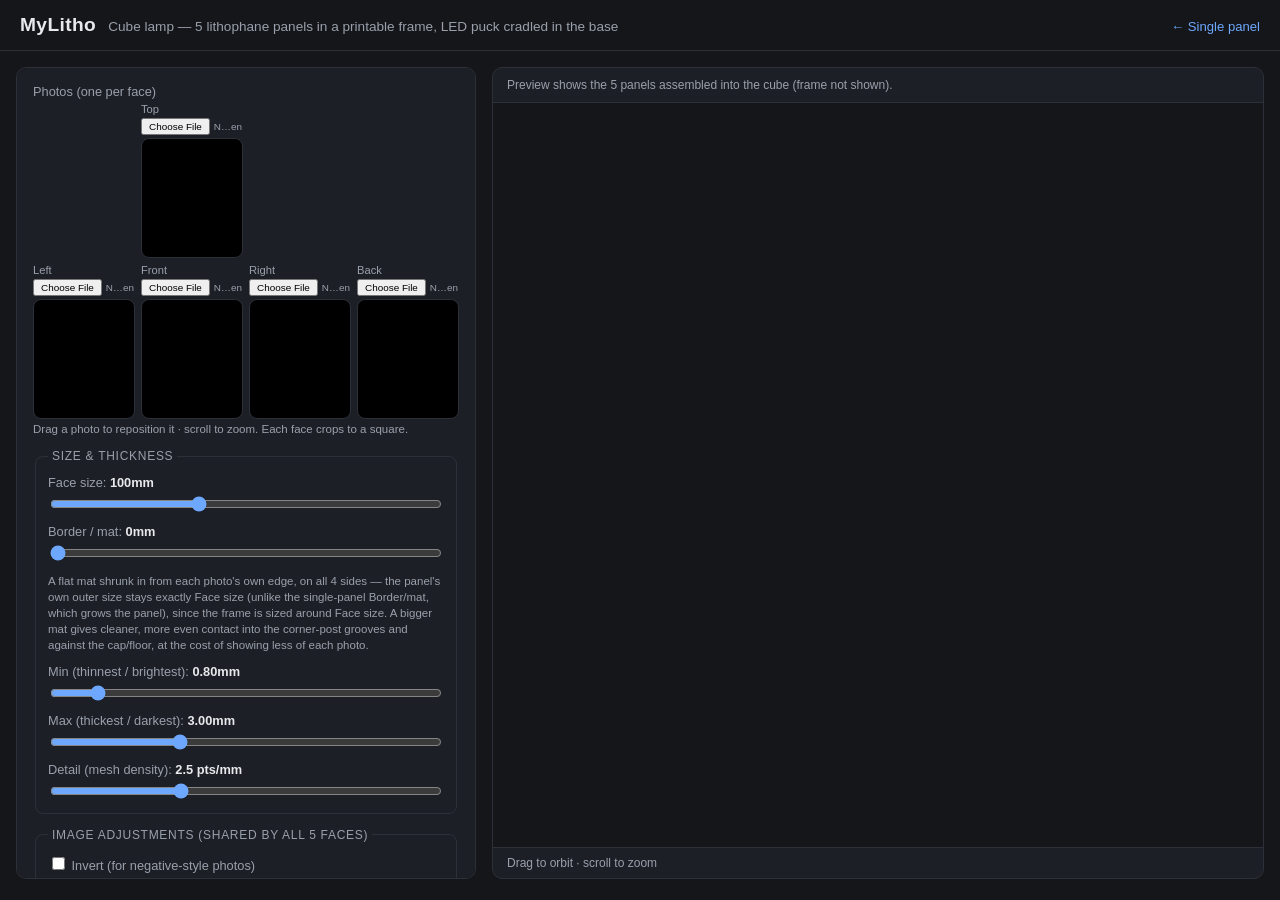
<file: static/cube.html>
<!DOCTYPE html>
<html lang="en">
<head>
<meta charset="UTF-8" />
<meta name="viewport" content="width=device-width, initial-scale=1.0" />
<title>MyLitho — Cube Lamp</title>
<link rel="stylesheet" href="/static/css/style.css" />
<script type="importmap">
{
  "imports": {
    "three": "/static/js/vendor/three.module.js",
    "three/addons/controls/OrbitControls.js": "/static/js/vendor/OrbitControls.js"
  }
}
</script>
</head>
<body>
<header class="topbar">
  <h1>MyLitho</h1>
  <span class="tagline">Cube lamp — 5 lithophane panels in a printable frame, LED puck cradled in the base</span>
  <a class="nav-link" href="/">&larr; Single panel</a>
</header>

<main class="layout cube-page">
  <section class="panel controls">
    <div class="field">
      <label>Photos (one per face)</label>
      <div class="face-net">
        <div class="face-card" data-face="top" style="grid-area: top;">
          <label for="file-top">Top</label>
          <input type="file" id="file-top" accept="image/*" />
          <div class="crop-viewport face-crop-viewport" id="crop-top">
            <img id="cropImg-top" alt="" draggable="false" />
          </div>
        </div>
        <div class="face-card" data-face="left" style="grid-area: left;">
          <label for="file-left">Left</label>
          <input type="file" id="file-left" accept="image/*" />
          <div class="crop-viewport face-crop-viewport" id="crop-left">
            <img id="cropImg-left" alt="" draggable="false" />
          </div>
        </div>
        <div class="face-card" data-face="front" style="grid-area: front;">
          <label for="file-front">Front</label>
          <input type="file" id="file-front" accept="image/*" />
          <div class="crop-viewport face-crop-viewport" id="crop-front">
            <img id="cropImg-front" alt="" draggable="false" />
          </div>
        </div>
        <div class="face-card" data-face="right" style="grid-area: right;">
          <label for="file-right">Right</label>
          <input type="file" id="file-right" accept="image/*" />
          <div class="crop-viewport face-crop-viewport" id="crop-right">
            <img id="cropImg-right" alt="" draggable="false" />
          </div>
        </div>
        <div class="face-card" data-face="back" style="grid-area: back;">
          <label for="file-back">Back</label>
          <input type="file" id="file-back" accept="image/*" />
          <div class="crop-viewport face-crop-viewport" id="crop-back">
            <img id="cropImg-back" alt="" draggable="false" />
          </div>
        </div>
      </div>
      <p class="crop-hint">Drag a photo to reposition it &middot; scroll to zoom. Each face crops to a square.</p>
    </div>

    <fieldset class="field-group">
      <legend>Size &amp; thickness</legend>
      <div class="field">
        <label for="edgeMm">Face size: <span class="val" id="edgeMmVal">100mm</span></label>
        <input type="range" id="edgeMm" min="40" max="200" value="100" step="1" />
      </div>
      <div class="field">
        <label for="borderMm">Border / mat: <span class="val" id="borderMmVal">0mm</span></label>
        <input type="range" id="borderMm" min="0" max="30" value="0" step="0.5" />
      </div>
      <p class="hint-small">A flat mat shrunk in from each photo's own edge, on all 4 sides — the panel's own outer size stays exactly Face size (unlike the single-panel Border/mat, which grows the panel), since the frame is sized around Face size. A bigger mat gives cleaner, more even contact into the corner-post grooves and against the cap/floor, at the cost of showing less of each photo.</p>
      <div class="field">
        <label for="minThickness">Min (thinnest / brightest): <span class="val" id="minThicknessVal">0.8mm</span></label>
        <input type="range" id="minThickness" min="0.3" max="5" value="0.8" step="0.05" />
      </div>
      <div class="field">
        <label for="maxThickness">Max (thickest / darkest): <span class="val" id="maxThicknessVal">3.0mm</span></label>
        <input type="range" id="maxThickness" min="0.6" max="8" value="3.0" step="0.05" />
      </div>
      <div class="field">
        <label for="detail">Detail (mesh density): <span class="val" id="detailVal">2.5 pts/mm</span></label>
        <input type="range" id="detail" min="0.8" max="6" value="2.5" step="0.1" />
      </div>
    </fieldset>

    <fieldset class="field-group">
      <legend>Image adjustments (shared by all 5 faces)</legend>
      <div class="field">
        <label><input type="checkbox" id="invert" /> Invert (for negative-style photos)</label>
      </div>
      <div class="field">
        <label for="brightness">Brightness: <span class="val" id="brightnessVal">0</span></label>
        <input type="range" id="brightness" min="-100" max="100" value="0" step="1" />
      </div>
      <div class="field">
        <label for="contrast">Contrast: <span class="val" id="contrastVal">0</span></label>
        <input type="range" id="contrast" min="-100" max="100" value="0" step="1" />
      </div>
      <div class="field">
        <label for="gamma">Gamma: <span class="val" id="gammaVal">1.0</span></label>
        <input type="range" id="gamma" min="0.2" max="3" value="1.0" step="0.05" />
      </div>
    </fieldset>

    <fieldset class="field-group">
      <legend>Frame</legend>
      <div class="field">
        <label for="postMm">Corner post size: <span class="val" id="postMmVal">8.0mm</span></label>
        <input type="range" id="postMm" min="4" max="20" value="8" step="0.5" />
      </div>
      <div class="field">
        <label for="grooveDepth">Groove depth: <span class="val" id="grooveDepthVal">3.0mm</span></label>
        <input type="range" id="grooveDepth" min="1" max="8" value="3" step="0.5" />
      </div>
      <div class="field">
        <label for="tolerance">Fit tolerance: <span class="val" id="toleranceVal">0.40mm</span></label>
        <input type="range" id="tolerance" min="0" max="2" value="0.4" step="0.05" />
      </div>
      <p class="hint-small">Exports 7 files: 5 panels, a base (floor + 4 corner posts), and a top cap. Drop the 4 side panels down into the base's corner grooves and let them rest on the floor; slide the top panel into the cap's rabbet from underneath; press the cap down last to lock everything in place. No glue. A deeper groove holds panels more securely but hides more of each photo's edge; a bigger post size gives more room for that groove.</p>
    </fieldset>

    <fieldset class="field-group">
      <legend>LED puck</legend>
      <div class="field">
        <label for="puckDiameter">Puck diameter: <span class="val" id="puckDiameterVal">80mm</span></label>
        <input type="range" id="puckDiameter" min="30" max="150" value="80" step="1" />
      </div>
      <div class="field">
        <label for="puckPocketDepth">Pocket depth: <span class="val" id="puckPocketDepthVal">15.0mm</span></label>
        <input type="range" id="puckPocketDepth" min="0" max="30" value="15" step="0.5" />
      </div>
      <p class="hint-small">The base's floor is solid with a round recess sized to your puck light, plus a shallow channel out to one edge for its cord. Measure your actual puck and set Puck diameter to match (add a couple mm of slack) and Pocket depth to close to its full thickness so it sits set into the base rather than perched on top — the floor grows to stay solid underneath, independent of Corner post size. Set Pocket depth to 0 for a flat floor with no recess.</p>
    </fieldset>

    <button id="downloadBtn" class="primary" disabled>Download STL bundle (.zip)</button>
    <p class="status" id="statusMsg"></p>
  </section>

  <section class="panel viewer-panel">
    <div class="viewer-toolbar">
      <span class="viewer-toolbar-hint">Preview shows the 5 panels assembled into the cube (frame not shown).</span>
    </div>
    <div id="viewer"></div>
    <p class="viewer-hint">Drag to orbit &middot; scroll to zoom</p>
  </section>
</main>

<script type="module" src="/static/js/cube.js"></script>
</body>
</html>
</file>
<file: static/css/style.css>
:root {
  --bg: #14161a;
  --panel: #1c1f26;
  --border: #2c3038;
  --text: #e8e9ec;
  --text-dim: #9aa0ab;
  --accent: #6ea8fe;
  --accent-strong: #4f8cf7;
  --danger: #f77;
}

* { box-sizing: border-box; }

[hidden] { display: none !important; }

body {
  margin: 0;
  font-family: -apple-system, BlinkMacSystemFont, "Segoe UI", Roboto, sans-serif;
  background: var(--bg);
  color: var(--text);
}

.topbar {
  display: flex;
  align-items: baseline;
  gap: 12px;
  padding: 14px 20px;
  border-bottom: 1px solid var(--border);
}

.topbar h1 {
  font-size: 1.2rem;
  margin: 0;
  letter-spacing: 0.02em;
}

.tagline {
  color: var(--text-dim);
  font-size: 0.85rem;
  flex: 1;
}

.nav-link {
  color: var(--accent);
  font-size: 0.82rem;
  text-decoration: none;
  white-space: nowrap;
}

.nav-link:hover {
  text-decoration: underline;
}

.layout {
  display: grid;
  grid-template-columns: 340px 1fr;
  gap: 16px;
  padding: 16px;
  height: calc(100vh - 56px);
}

.layout.cube-page {
  grid-template-columns: 460px 1fr;
}

.face-net {
  display: grid;
  grid-template-columns: repeat(4, 1fr);
  grid-template-areas:
    ".    top   .     ."
    "left front right back";
  gap: 6px;
}

.face-card {
  display: flex;
  flex-direction: column;
  gap: 3px;
  min-width: 0;
}

.face-card label {
  font-size: 0.7rem;
}

.face-card input[type="file"] {
  font-size: 0.62rem;
  width: 100%;
  max-width: 100%;
}

.face-crop-viewport {
  min-height: 70px;
  max-height: 100px;
}

.panel {
  background: var(--panel);
  border: 1px solid var(--border);
  border-radius: 10px;
  padding: 16px;
  overflow-y: auto;
}

.controls {
  display: flex;
  flex-direction: column;
  gap: 14px;
}

.field {
  display: flex;
  flex-direction: column;
  gap: 4px;
}

.checkbox-field {
  justify-content: center;
}

.field-row {
  display: flex;
  gap: 10px;
}

.field-row .field {
  flex: 1;
}

label {
  font-size: 0.8rem;
  color: var(--text-dim);
}

.val {
  color: var(--text);
  font-weight: 600;
}

input[type="number"],
select {
  background: #10121600;
  background-color: #0f1115;
  border: 1px solid var(--border);
  color: var(--text);
  border-radius: 6px;
  padding: 6px 8px;
  font-size: 0.9rem;
}

input[type="range"] {
  accent-color: var(--accent);
}

input[type="file"] {
  color: var(--text-dim);
  font-size: 0.85rem;
}

.crop-label-row {
  display: flex;
  align-items: center;
  justify-content: space-between;
}

.link-btn {
  background: none;
  border: none;
  color: var(--accent);
  font-size: 0.72rem;
  cursor: pointer;
  padding: 0;
  text-decoration: underline;
}

.recent-strip {
  display: flex;
  gap: 8px;
  overflow-x: auto;
  padding: 2px 2px 6px;
}

.recent-tile {
  position: relative;
  flex: 0 0 auto;
  width: 64px;
}

.recent-tile-open {
  width: 100%;
  background: none;
  border: 1px solid var(--border);
  border-radius: 8px;
  padding: 0;
  cursor: pointer;
  overflow: hidden;
  display: flex;
  flex-direction: column;
  color: var(--text-dim);
  transition: border-color 0.15s ease;
}

.recent-tile-open:hover {
  border-color: var(--accent);
}

.recent-tile-open img {
  width: 100%;
  height: 64px;
  object-fit: cover;
  display: block;
  background: #000;
}

.recent-tile-name {
  font-size: 0.6rem;
  padding: 2px 4px;
  white-space: nowrap;
  overflow: hidden;
  text-overflow: ellipsis;
  text-align: left;
}

.recent-tile-delete {
  position: absolute;
  top: -6px;
  right: -6px;
  width: 18px;
  height: 18px;
  line-height: 16px;
  border-radius: 50%;
  border: 1px solid var(--border);
  background: var(--panel);
  color: var(--text-dim);
  font-size: 0.85rem;
  cursor: pointer;
  padding: 0;
  opacity: 0;
  transition: opacity 0.15s ease, color 0.15s ease, border-color 0.15s ease;
}

.recent-tile:hover .recent-tile-delete {
  opacity: 1;
}

.recent-tile-delete:hover {
  color: var(--danger);
  border-color: var(--danger);
}

.crop-viewport {
  position: relative;
  width: 100%;
  min-height: 120px;
  max-height: 320px;
  overflow: hidden;
  border-radius: 8px;
  border: 1px solid var(--border);
  background: #000;
  cursor: grab;
  touch-action: none;
}

.crop-viewport.dragging {
  cursor: grabbing;
}

.crop-viewport img {
  position: absolute;
  max-width: none;
  user-select: none;
  -webkit-user-drag: none;
}

.crop-hint {
  margin: 0;
  font-size: 0.72rem;
  color: var(--text-dim);
}

fieldset.field-group {
  border: 1px solid var(--border);
  border-radius: 8px;
  padding: 12px;
  display: flex;
  flex-direction: column;
  gap: 10px;
}

legend {
  color: var(--text-dim);
  font-size: 0.75rem;
  text-transform: uppercase;
  letter-spacing: 0.06em;
  padding: 0 4px;
}

button.primary {
  background: var(--accent-strong);
  color: #08111f;
  border: none;
  border-radius: 8px;
  padding: 12px;
  font-size: 0.95rem;
  font-weight: 700;
  cursor: pointer;
  transition: opacity 0.15s ease;
}

button.primary:disabled {
  opacity: 0.4;
  cursor: not-allowed;
}

button.primary:not(:disabled):hover {
  opacity: 0.9;
}

.hint-small {
  margin: 0;
  font-size: 0.72rem;
  color: var(--text-dim);
  line-height: 1.4;
}

.status {
  min-height: 1.2em;
  font-size: 0.82rem;
  color: var(--text-dim);
}

.status.error {
  color: var(--danger);
}

.viewer-panel {
  display: flex;
  flex-direction: column;
  padding: 0;
  overflow: hidden;
  position: relative;
}

.viewer-toolbar {
  display: flex;
  align-items: center;
  gap: 10px;
  padding: 10px 14px;
  border-bottom: 1px solid var(--border);
  font-size: 0.82rem;
}

.viewer-toolbar label {
  display: flex;
  align-items: center;
  gap: 6px;
  color: var(--text);
  font-size: 0.85rem;
  white-space: nowrap;
  cursor: pointer;
}

.viewer-toolbar-hint {
  color: var(--text-dim);
  font-size: 0.75rem;
}

#viewer {
  flex: 1;
  min-height: 0;
}

.viewer-hint {
  margin: 0;
  padding: 8px 14px;
  font-size: 0.75rem;
  color: var(--text-dim);
  border-top: 1px solid var(--border);
}
</file>
